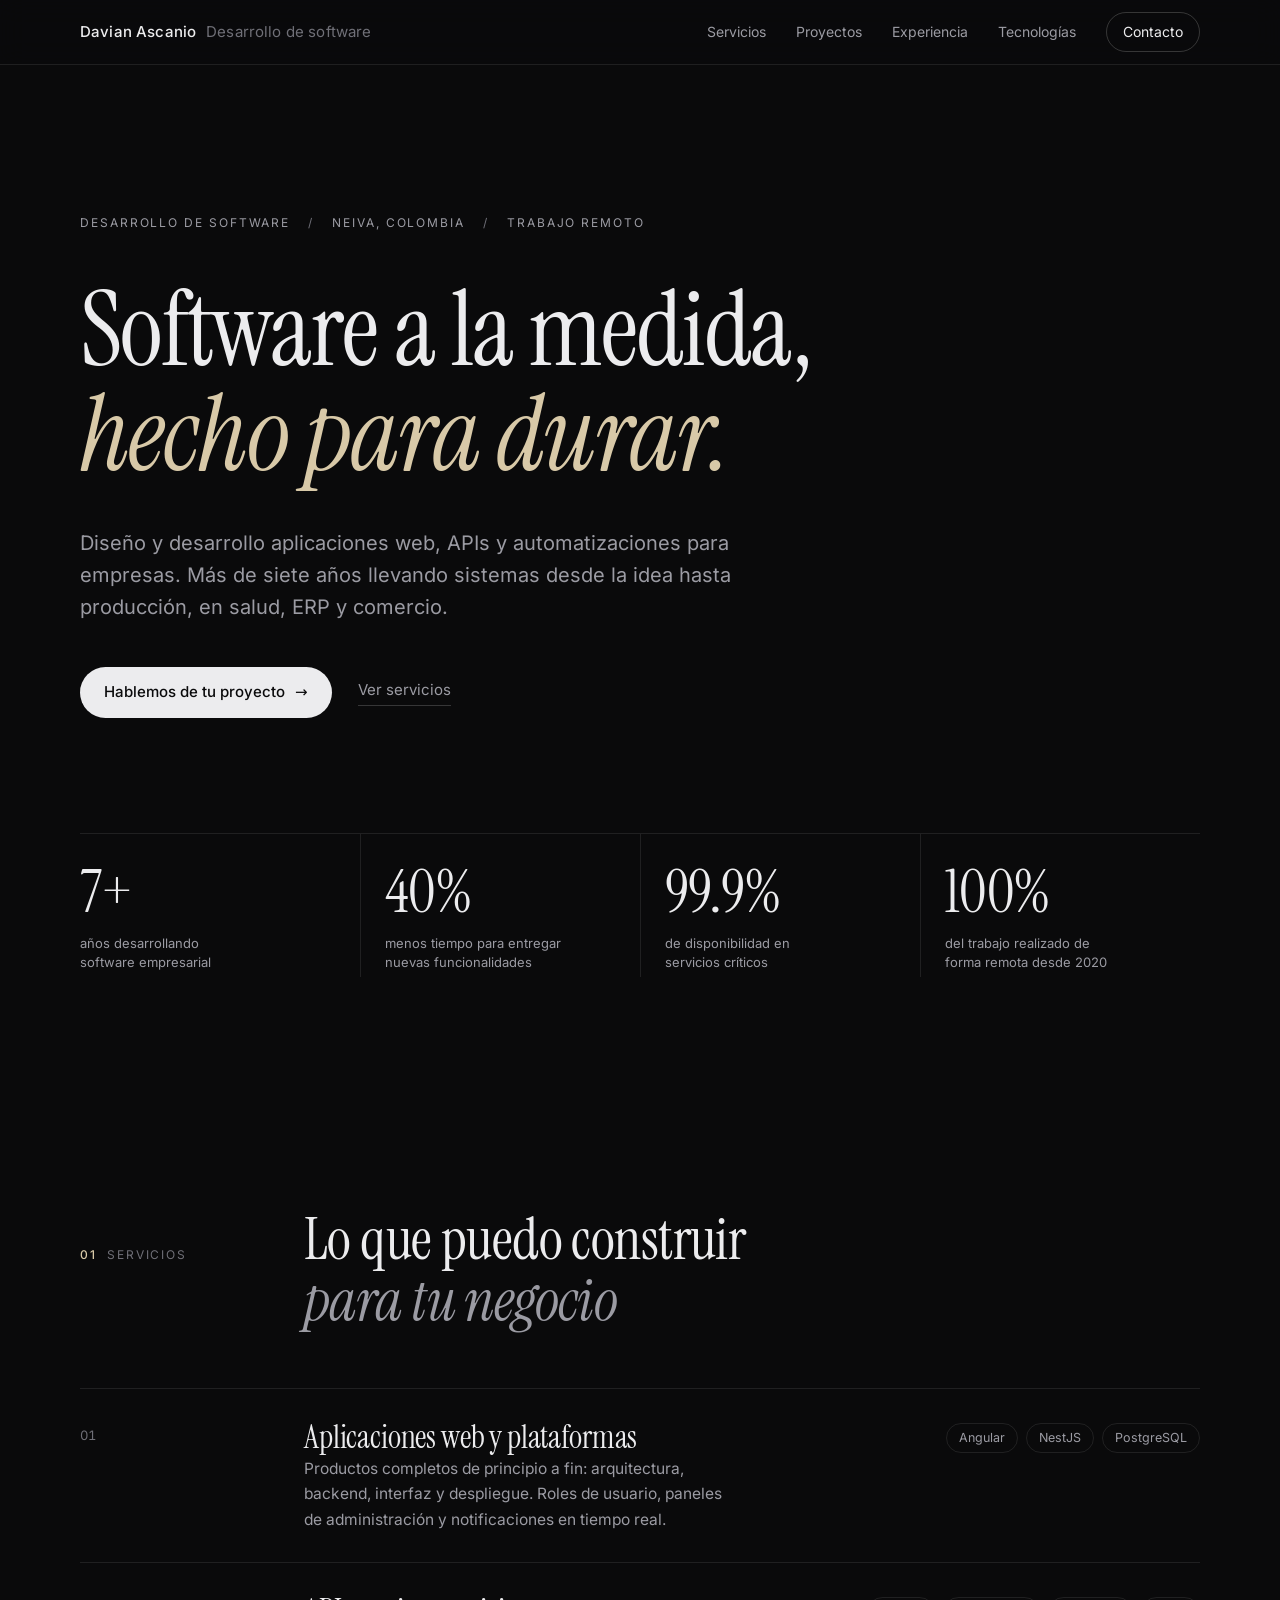
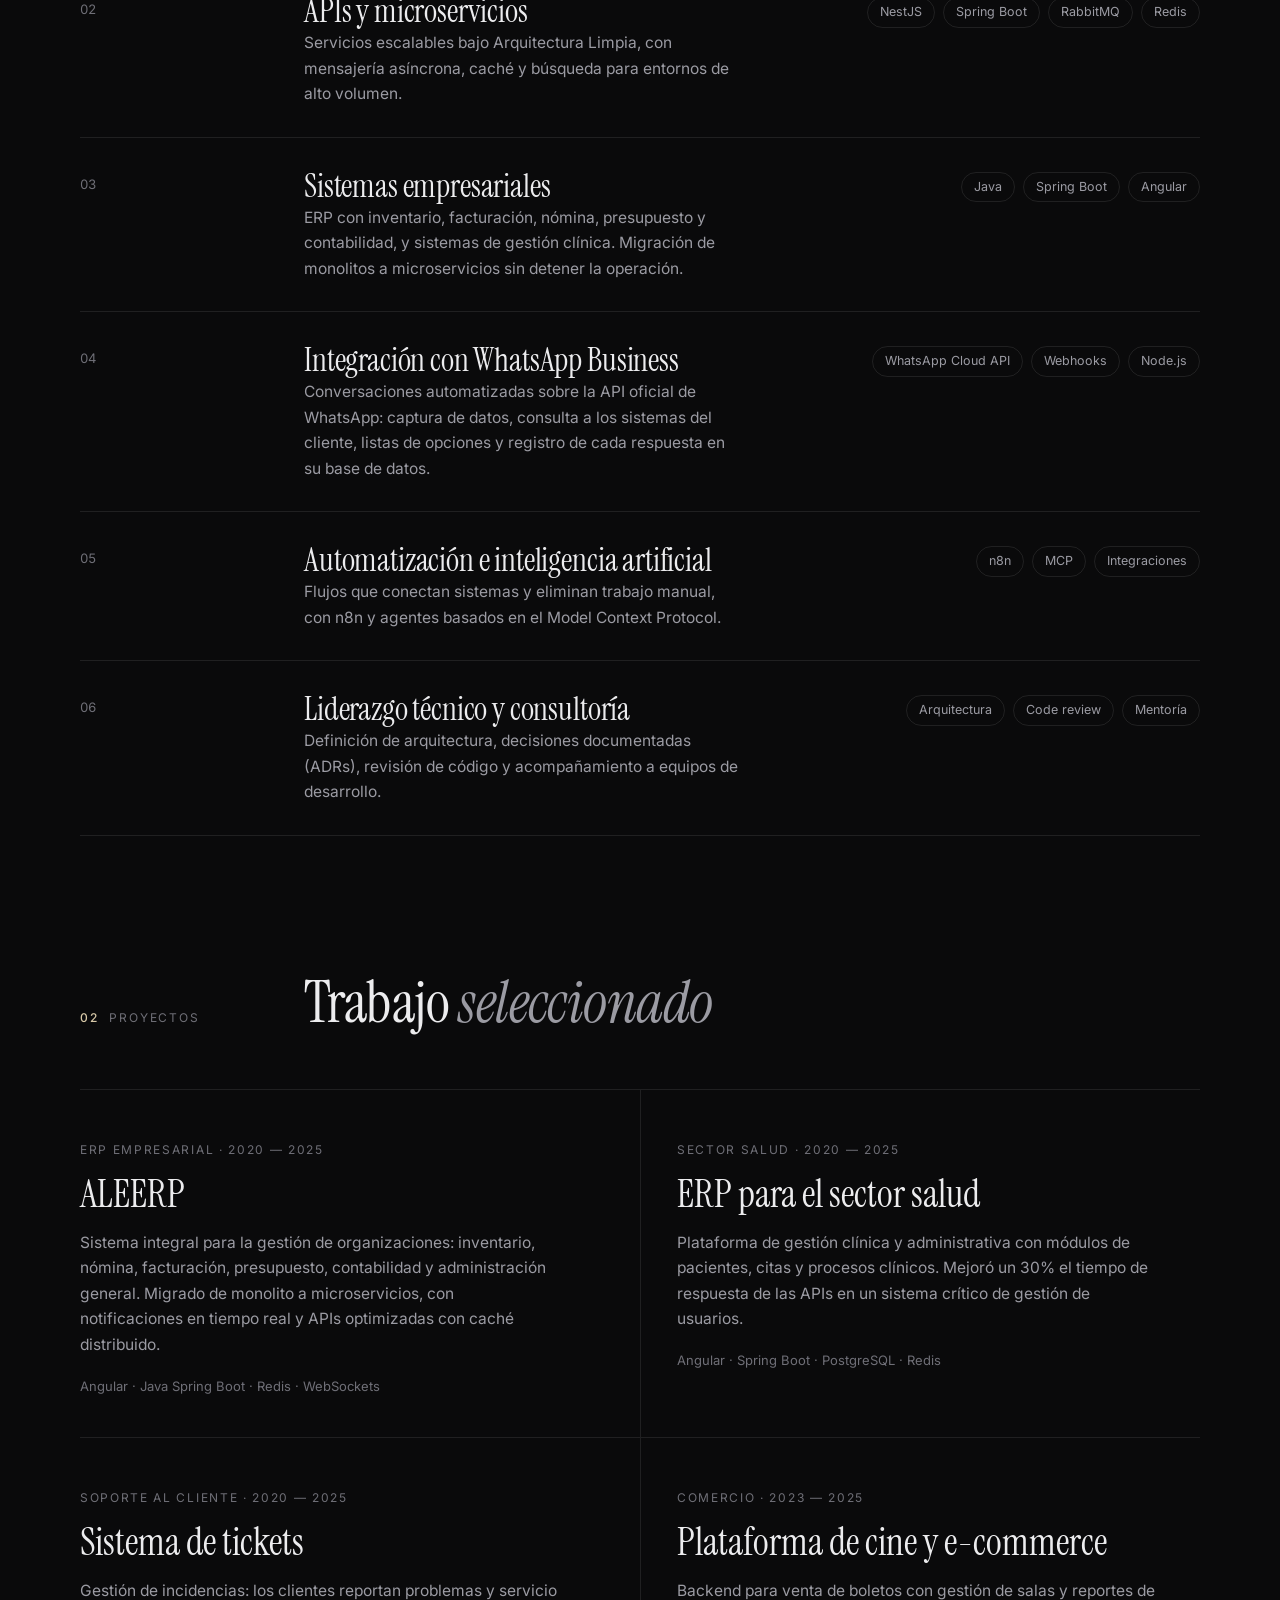
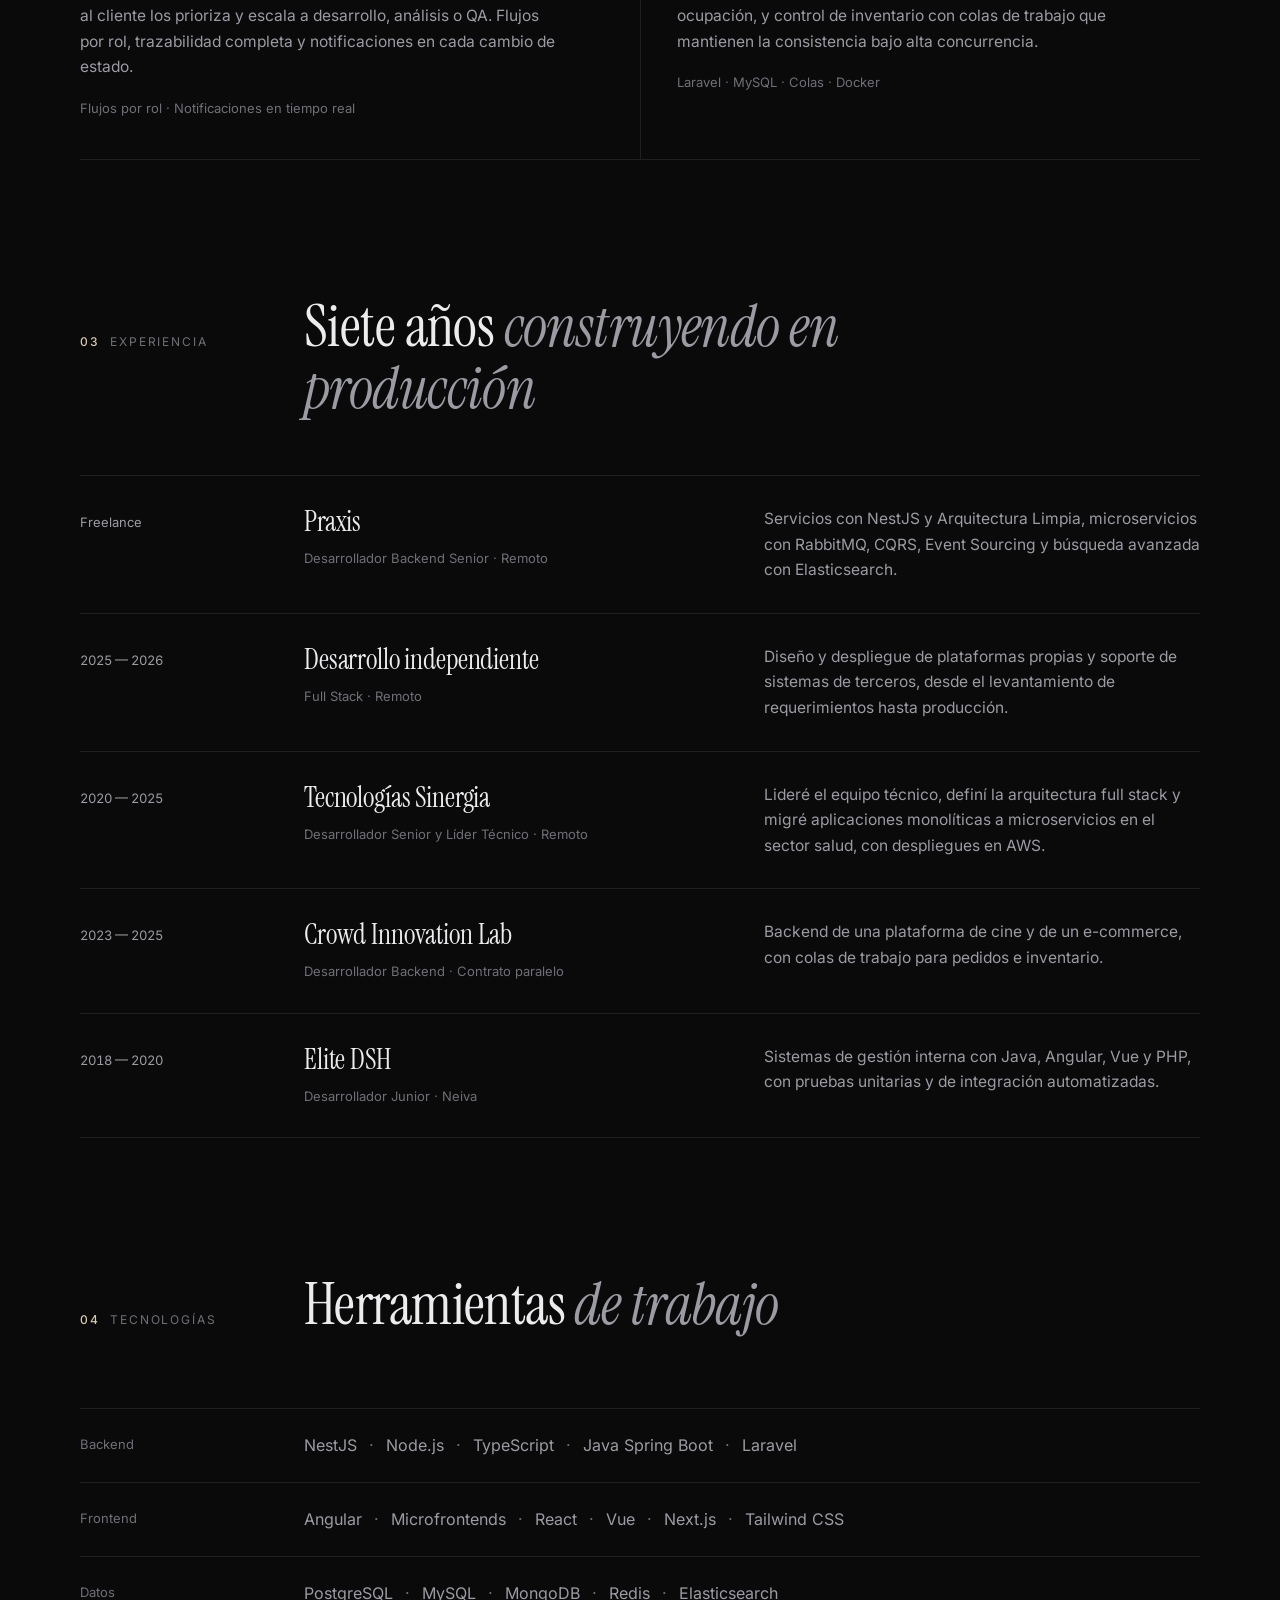
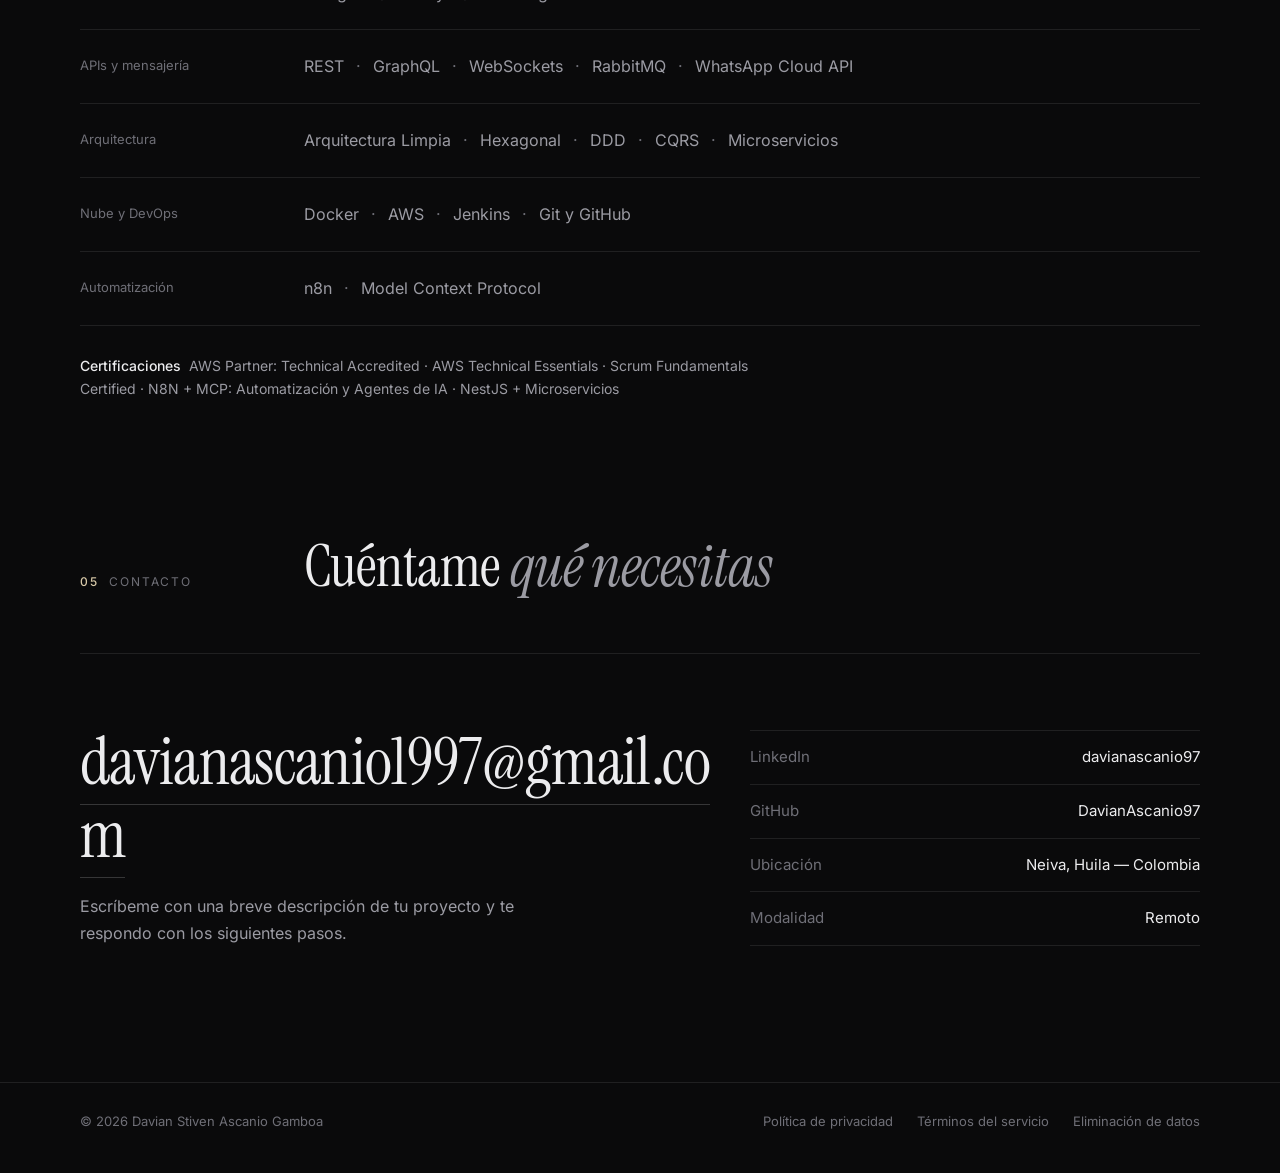
<file: index.html>
<!doctype html>
<html lang="es">
<head>
  <meta charset="utf-8">
  <meta name="viewport" content="width=device-width, initial-scale=1">
  <title>Davian Ascanio — Desarrollo de software a la medida</title>
  <meta name="description" content="Desarrollo de software a la medida: aplicaciones web, APIs y microservicios, sistemas empresariales, integración con WhatsApp Business y automatización. Neiva, Colombia — trabajo remoto.">
  <meta name="author" content="Davian Stiven Ascanio Gamboa">
  <meta name="theme-color" content="#0a0a0b">
  <link rel="canonical" href="https://davianascanio97.github.io/">
  <link rel="icon" href="assets/favicon.svg" type="image/svg+xml">

  <meta property="og:type" content="website">
  <meta property="og:locale" content="es_CO">
  <meta property="og:title" content="Davian Ascanio — Desarrollo de software a la medida">
  <meta property="og:description" content="Aplicaciones web, APIs, sistemas empresariales, WhatsApp Business y automatización. Trabajo remoto desde Colombia.">
  <meta property="og:url" content="https://davianascanio97.github.io/">

  <link rel="preload" href="assets/fonts/instrument-serif-400.woff2" as="font" type="font/woff2" crossorigin>
  <link rel="preload" href="assets/fonts/inter-var.woff2" as="font" type="font/woff2" crossorigin>
  <link rel="stylesheet" href="assets/css/style.css">

  <script type="application/ld+json">
  {
    "@context": "https://schema.org",
    "@type": "ProfessionalService",
    "name": "Davian Ascanio — Desarrollo de software",
    "url": "https://davianascanio97.github.io/",
    "founder": { "@type": "Person", "name": "Davian Stiven Ascanio Gamboa", "sameAs": ["https://github.com/DavianAscanio97", "https://www.linkedin.com/in/davianascanio97"] },
    "email": "davianascanio1997@gmail.com",
    "areaServed": "Worldwide",
    "address": { "@type": "PostalAddress", "addressLocality": "Neiva", "addressRegion": "Huila", "addressCountry": "CO" },
    "knowsAbout": ["Desarrollo de software", "NestJS", "Angular", "Spring Boot", "Microservicios", "WhatsApp Business API", "Automatización"]
  }
  </script>
</head>
<body>
  <a class="skip" href="#contenido">Saltar al contenido</a>

  <header class="site-header">
    <div class="wrap">
      <a class="brand" href="#inicio" aria-label="Davian Ascanio, inicio">Davian Ascanio <span>Desarrollo de software</span></a>
      <nav class="nav" aria-label="Principal">
        <a href="#servicios">Servicios</a>
        <a href="#proyectos">Proyectos</a>
        <a href="#experiencia">Experiencia</a>
        <a href="#stack">Tecnologías</a>
        <a class="nav-cta" href="#contacto">Contacto</a>
      </nav>
    </div>
  </header>

  <main id="contenido">
    <section class="hero" id="inicio">
      <div class="wrap">
        <p class="eyebrow"><span>Desarrollo de software</span><i>/</i><span>Neiva, Colombia</span><i>/</i><span>Trabajo remoto</span></p>
        <h1>Software a la medida,<br><em>hecho para durar.</em></h1>
        <p class="lede">Diseño y desarrollo aplicaciones web, APIs y automatizaciones para empresas. Más de siete años llevando sistemas desde la idea hasta producción, en salud, ERP y comercio.</p>
        <div class="actions">
          <a class="btn" href="#contacto">Hablemos de tu proyecto <span aria-hidden="true">→</span></a>
          <a class="link-quiet" href="#servicios">Ver servicios</a>
        </div>

        <div class="stats" role="list">
          <div class="stat" role="listitem"><b>7+</b><span>años desarrollando software empresarial</span></div>
          <div class="stat" role="listitem"><b>40%</b><span>menos tiempo para entregar nuevas funcionalidades</span></div>
          <div class="stat" role="listitem"><b>99.9%</b><span>de disponibilidad en servicios críticos</span></div>
          <div class="stat" role="listitem"><b>100%</b><span>del trabajo realizado de forma remota desde 2020</span></div>
        </div>
      </div>
    </section>

    <section class="section" id="servicios" aria-labelledby="t-servicios">
      <div class="wrap">
        <div class="section-head">
          <p class="section-label"><b>01</b>Servicios</p>
          <h2 id="t-servicios">Lo que puedo construir <em>para tu negocio</em></h2>
        </div>
        <ul class="rows">
          <li class="row">
            <span class="row-key">01</span>
            <div>
              <h3>Aplicaciones web y plataformas</h3>
              <p class="row-desc">Productos completos de principio a fin: arquitectura, backend, interfaz y despliegue. Roles de usuario, paneles de administración y notificaciones en tiempo real.</p>
            </div>
            <ul class="tags"><li>Angular</li><li>NestJS</li><li>PostgreSQL</li></ul>
          </li>
          <li class="row">
            <span class="row-key">02</span>
            <div>
              <h3>APIs y microservicios</h3>
              <p class="row-desc">Servicios escalables bajo Arquitectura Limpia, con mensajería asíncrona, caché y búsqueda para entornos de alto volumen.</p>
            </div>
            <ul class="tags"><li>NestJS</li><li>Spring Boot</li><li>RabbitMQ</li><li>Redis</li></ul>
          </li>
          <li class="row">
            <span class="row-key">03</span>
            <div>
              <h3>Sistemas empresariales</h3>
              <p class="row-desc">ERP con inventario, facturación, nómina, presupuesto y contabilidad, y sistemas de gestión clínica. Migración de monolitos a microservicios sin detener la operación.</p>
            </div>
            <ul class="tags"><li>Java</li><li>Spring Boot</li><li>Angular</li></ul>
          </li>
          <li class="row">
            <span class="row-key">04</span>
            <div>
              <h3>Integración con WhatsApp Business</h3>
              <p class="row-desc">Conversaciones automatizadas sobre la API oficial de WhatsApp: captura de datos, consulta a los sistemas del cliente, listas de opciones y registro de cada respuesta en su base de datos.</p>
            </div>
            <ul class="tags"><li>WhatsApp Cloud API</li><li>Webhooks</li><li>Node.js</li></ul>
          </li>
          <li class="row">
            <span class="row-key">05</span>
            <div>
              <h3>Automatización e inteligencia artificial</h3>
              <p class="row-desc">Flujos que conectan sistemas y eliminan trabajo manual, con n8n y agentes basados en el Model Context Protocol.</p>
            </div>
            <ul class="tags"><li>n8n</li><li>MCP</li><li>Integraciones</li></ul>
          </li>
          <li class="row">
            <span class="row-key">06</span>
            <div>
              <h3>Liderazgo técnico y consultoría</h3>
              <p class="row-desc">Definición de arquitectura, decisiones documentadas (ADRs), revisión de código y acompañamiento a equipos de desarrollo.</p>
            </div>
            <ul class="tags"><li>Arquitectura</li><li>Code review</li><li>Mentoría</li></ul>
          </li>
        </ul>
      </div>
    </section>

    <section class="section" id="proyectos" aria-labelledby="t-proyectos">
      <div class="wrap">
        <div class="section-head">
          <p class="section-label"><b>02</b>Proyectos</p>
          <h2 id="t-proyectos">Trabajo <em>seleccionado</em></h2>
        </div>
        <div class="projects">
          <article class="project">
            <p class="kind">ERP empresarial · 2020 — 2025</p>
            <h3>ALEERP</h3>
            <p>Sistema integral para la gestión de organizaciones: inventario, nómina, facturación, presupuesto, contabilidad y administración general. Migrado de monolito a microservicios, con notificaciones en tiempo real y APIs optimizadas con caché distribuido.</p>
            <p class="stack">Angular · Java Spring Boot · Redis · WebSockets</p>
          </article>
          <article class="project">
            <p class="kind">Sector salud · 2020 — 2025</p>
            <h3>ERP para el sector salud</h3>
            <p>Plataforma de gestión clínica y administrativa con módulos de pacientes, citas y procesos clínicos. Mejoró un 30% el tiempo de respuesta de las APIs en un sistema crítico de gestión de usuarios.</p>
            <p class="stack">Angular · Spring Boot · PostgreSQL · Redis</p>
          </article>
          <article class="project">
            <p class="kind">Soporte al cliente · 2020 — 2025</p>
            <h3>Sistema de tickets</h3>
            <p>Gestión de incidencias: los clientes reportan problemas y servicio al cliente los prioriza y escala a desarrollo, análisis o QA. Flujos por rol, trazabilidad completa y notificaciones en cada cambio de estado.</p>
            <p class="stack">Flujos por rol · Notificaciones en tiempo real</p>
          </article>
          <article class="project">
            <p class="kind">Comercio · 2023 — 2025</p>
            <h3>Plataforma de cine y e-commerce</h3>
            <p>Backend para venta de boletos con gestión de salas y reportes de ocupación, y control de inventario con colas de trabajo que mantienen la consistencia bajo alta concurrencia.</p>
            <p class="stack">Laravel · MySQL · Colas · Docker</p>
          </article>
        </div>
      </div>
    </section>

    <section class="section exp" id="experiencia" aria-labelledby="t-exp">
      <div class="wrap">
        <div class="section-head">
          <p class="section-label"><b>03</b>Experiencia</p>
          <h2 id="t-exp">Siete años <em>construyendo en producción</em></h2>
        </div>
        <ul class="rows">
          <li class="row">
            <span class="row-key">Freelance</span>
            <div>
              <h3>Praxis</h3>
              <p class="row-meta">Desarrollador Backend Senior · Remoto</p>
            </div>
            <p class="row-desc">Servicios con NestJS y Arquitectura Limpia, microservicios con RabbitMQ, CQRS, Event Sourcing y búsqueda avanzada con Elasticsearch.</p>
          </li>
          <li class="row">
            <span class="row-key">2025 — 2026</span>
            <div>
              <h3>Desarrollo independiente</h3>
              <p class="row-meta">Full Stack · Remoto</p>
            </div>
            <p class="row-desc">Diseño y despliegue de plataformas propias y soporte de sistemas de terceros, desde el levantamiento de requerimientos hasta producción.</p>
          </li>
          <li class="row">
            <span class="row-key">2020 — 2025</span>
            <div>
              <h3>Tecnologías Sinergia</h3>
              <p class="row-meta">Desarrollador Senior y Líder Técnico · Remoto</p>
            </div>
            <p class="row-desc">Lideré el equipo técnico, definí la arquitectura full stack y migré aplicaciones monolíticas a microservicios en el sector salud, con despliegues en AWS.</p>
          </li>
          <li class="row">
            <span class="row-key">2023 — 2025</span>
            <div>
              <h3>Crowd Innovation Lab</h3>
              <p class="row-meta">Desarrollador Backend · Contrato paralelo</p>
            </div>
            <p class="row-desc">Backend de una plataforma de cine y de un e-commerce, con colas de trabajo para pedidos e inventario.</p>
          </li>
          <li class="row">
            <span class="row-key">2018 — 2020</span>
            <div>
              <h3>Elite DSH</h3>
              <p class="row-meta">Desarrollador Junior · Neiva</p>
            </div>
            <p class="row-desc">Sistemas de gestión interna con Java, Angular, Vue y PHP, con pruebas unitarias y de integración automatizadas.</p>
          </li>
        </ul>
      </div>
    </section>

    <section class="section" id="stack" aria-labelledby="t-stack">
      <div class="wrap">
        <div class="section-head">
          <p class="section-label"><b>04</b>Tecnologías</p>
          <h2 id="t-stack">Herramientas <em>de trabajo</em></h2>
        </div>
        <dl class="stack-grid">
          <div class="stack-row"><dt>Backend</dt><dd><span>NestJS</span><span>Node.js</span><span>TypeScript</span><span>Java Spring Boot</span><span>Laravel</span></dd></div>
          <div class="stack-row"><dt>Frontend</dt><dd><span>Angular</span><span>Microfrontends</span><span>React</span><span>Vue</span><span>Next.js</span><span>Tailwind CSS</span></dd></div>
          <div class="stack-row"><dt>Datos</dt><dd><span>PostgreSQL</span><span>MySQL</span><span>MongoDB</span><span>Redis</span><span>Elasticsearch</span></dd></div>
          <div class="stack-row"><dt>APIs y mensajería</dt><dd><span>REST</span><span>GraphQL</span><span>WebSockets</span><span>RabbitMQ</span><span>WhatsApp Cloud API</span></dd></div>
          <div class="stack-row"><dt>Arquitectura</dt><dd><span>Arquitectura Limpia</span><span>Hexagonal</span><span>DDD</span><span>CQRS</span><span>Microservicios</span></dd></div>
          <div class="stack-row"><dt>Nube y DevOps</dt><dd><span>Docker</span><span>AWS</span><span>Jenkins</span><span>Git y GitHub</span></dd></div>
          <div class="stack-row"><dt>Automatización</dt><dd><span>n8n</span><span>Model Context Protocol</span></dd></div>
        </dl>
        <p class="certs"><b>Certificaciones</b>AWS Partner: Technical Accredited · AWS Technical Essentials · Scrum Fundamentals Certified · N8N + MCP: Automatización y Agentes de IA · NestJS + Microservicios</p>
      </div>
    </section>

    <section class="section" id="contacto" aria-labelledby="t-contacto">
      <div class="wrap">
        <div class="section-head">
          <p class="section-label"><b>05</b>Contacto</p>
          <h2 id="t-contacto">Cuéntame <em>qué necesitas</em></h2>
        </div>
        <div class="contact">
          <div>
            <p class="contact-mail"><a href="mailto:davianascanio1997@gmail.com">davianascanio1997@gmail.com</a></p>
            <p class="contact-note">Escríbeme con una breve descripción de tu proyecto y te respondo con los siguientes pasos.</p>
          </div>
          <ul class="contact-list">
            <li><span>LinkedIn</span><a href="https://www.linkedin.com/in/davianascanio97" rel="noopener" target="_blank">davianascanio97</a></li>
            <li><span>GitHub</span><a href="https://github.com/DavianAscanio97" rel="noopener" target="_blank">DavianAscanio97</a></li>
            <li><span>Ubicación</span><em style="font-style:normal">Neiva, Huila — Colombia</em></li>
            <li><span>Modalidad</span><em style="font-style:normal">Remoto</em></li>
          </ul>
        </div>
      </div>
    </section>
  </main>

  <footer class="site-footer">
    <div class="wrap">
      <p>© 2026 Davian Stiven Ascanio Gamboa</p>
      <nav aria-label="Legal">
        <a href="privacidad/">Política de privacidad</a>
        <a href="terminos/">Términos del servicio</a>
        <a href="eliminar-datos/">Eliminación de datos</a>
      </nav>
    </div>
  </footer>
</body>
</html>
</file>
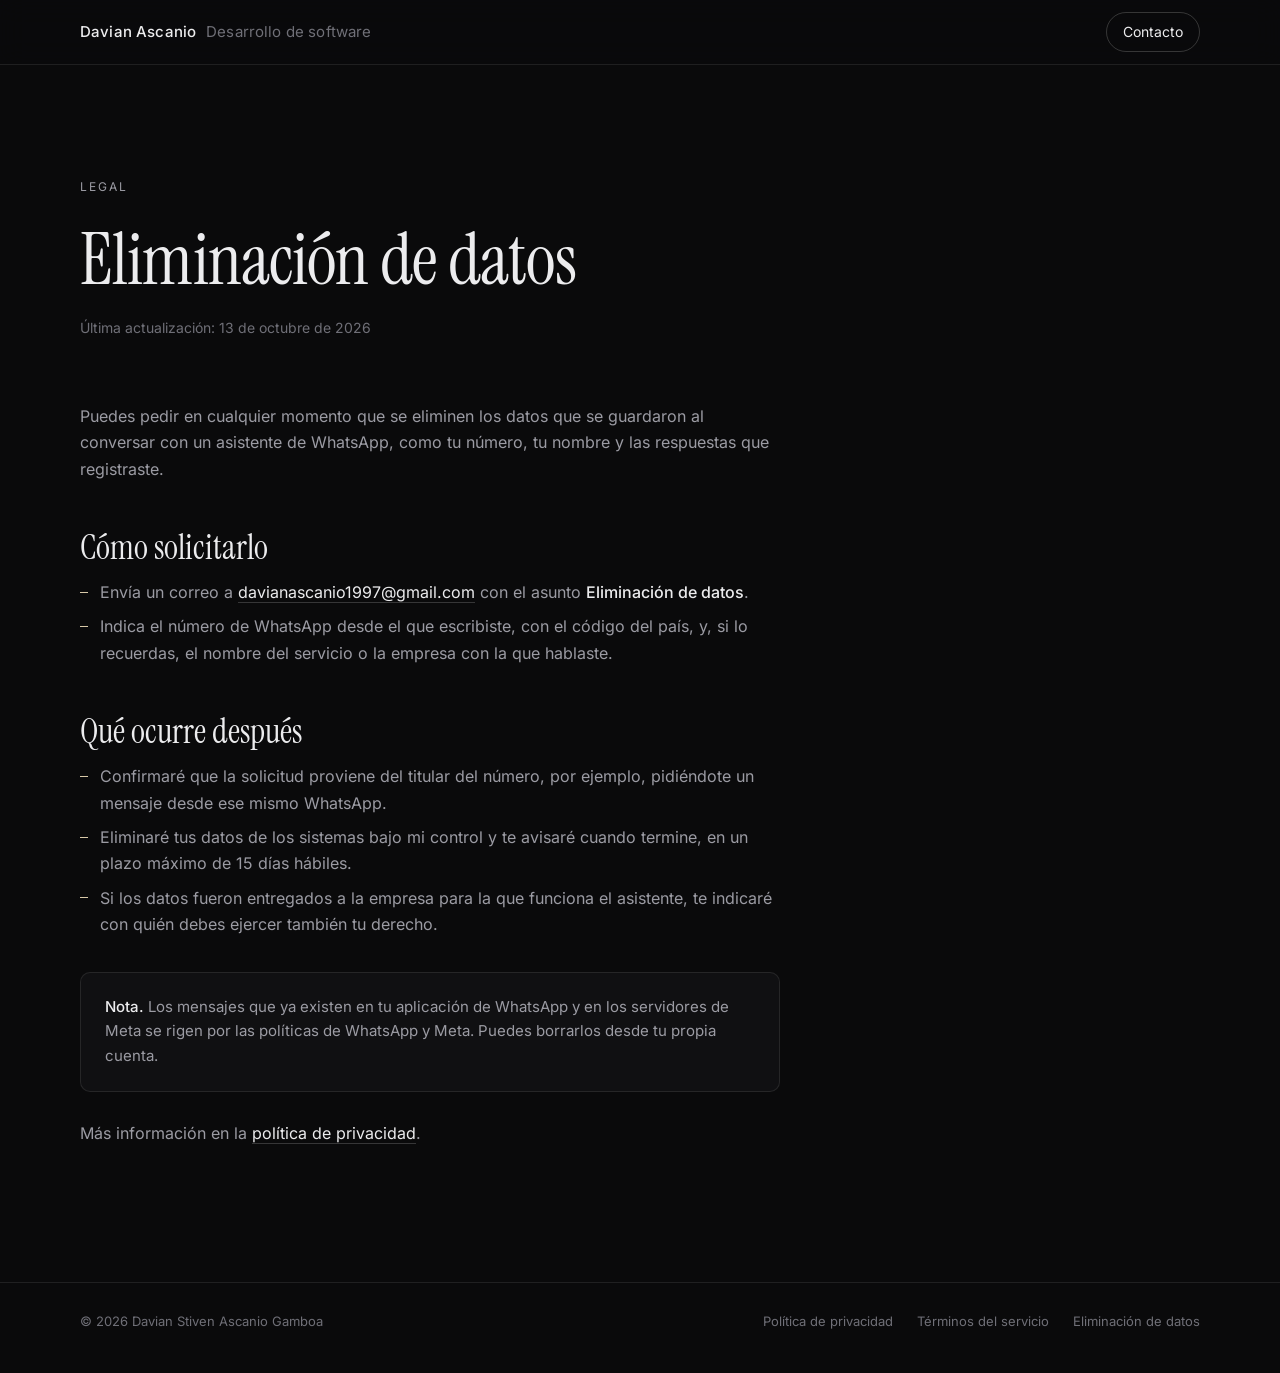
<file: eliminar-datos/index.html>
<!doctype html>
<html lang="es">
<head>
  <meta charset="utf-8">
  <meta name="viewport" content="width=device-width, initial-scale=1">
  <title>Eliminación de datos — Davian Ascanio</title>
  <meta name="description" content="Cómo solicitar la eliminación de tus datos personales de las conversaciones con los asistentes de WhatsApp.">
  <meta name="theme-color" content="#0a0a0b">
  <link rel="canonical" href="https://davianascanio97.github.io/eliminar-datos/">
  <link rel="icon" href="../assets/favicon.svg" type="image/svg+xml">
  <link rel="preload" href="../assets/fonts/instrument-serif-400.woff2" as="font" type="font/woff2" crossorigin>
  <link rel="preload" href="../assets/fonts/inter-var.woff2" as="font" type="font/woff2" crossorigin>
  <link rel="stylesheet" href="../assets/css/style.css">
</head>
<body>
  <a class="skip" href="#contenido">Saltar al contenido</a>
  <header class="site-header">
    <div class="wrap">
      <a class="brand" href="../" aria-label="Davian Ascanio, inicio">Davian Ascanio <span>Desarrollo de software</span></a>
      <nav class="nav" aria-label="Principal"><a class="nav-cta" href="../#contacto">Contacto</a></nav>
    </div>
  </header>

  <main id="contenido" class="doc">
    <div class="wrap">
      <p class="eyebrow"><span>Legal</span></p>
      <h1>Eliminación de datos</h1>
      <p class="updated">Última actualización: 13 de octubre de 2026</p>

      <div class="prose">
        <p>Puedes pedir en cualquier momento que se eliminen los datos que se guardaron al conversar con un asistente de WhatsApp, como tu número, tu nombre y las respuestas que registraste.</p>

        <h2>Cómo solicitarlo</h2>
        <ul>
          <li>Envía un correo a <a href="mailto:davianascanio1997@gmail.com?subject=Eliminaci%C3%B3n%20de%20datos">davianascanio1997@gmail.com</a> con el asunto <strong>Eliminación de datos</strong>.</li>
          <li>Indica el número de WhatsApp desde el que escribiste, con el código del país, y, si lo recuerdas, el nombre del servicio o la empresa con la que hablaste.</li>
        </ul>

        <h2>Qué ocurre después</h2>
        <ul>
          <li>Confirmaré que la solicitud proviene del titular del número, por ejemplo, pidiéndote un mensaje desde ese mismo WhatsApp.</li>
          <li>Eliminaré tus datos de los sistemas bajo mi control y te avisaré cuando termine, en un plazo máximo de 15 días hábiles.</li>
          <li>Si los datos fueron entregados a la empresa para la que funciona el asistente, te indicaré con quién debes ejercer también tu derecho.</li>
        </ul>

        <div class="callout"><strong>Nota.</strong> Los mensajes que ya existen en tu aplicación de WhatsApp y en los servidores de Meta se rigen por las políticas de WhatsApp y Meta. Puedes borrarlos desde tu propia cuenta.</div>

        <p style="margin-top:28px">Más información en la <a href="../privacidad/">política de privacidad</a>.</p>
      </div>
    </div>
  </main>

  <footer class="site-footer">
    <div class="wrap">
      <p>© 2026 Davian Stiven Ascanio Gamboa</p>
      <nav aria-label="Legal"><a href="../privacidad/">Política de privacidad</a><a href="../terminos/">Términos del servicio</a><a href="./">Eliminación de datos</a></nav>
    </div>
  </footer>
</body>
</html>
</file>
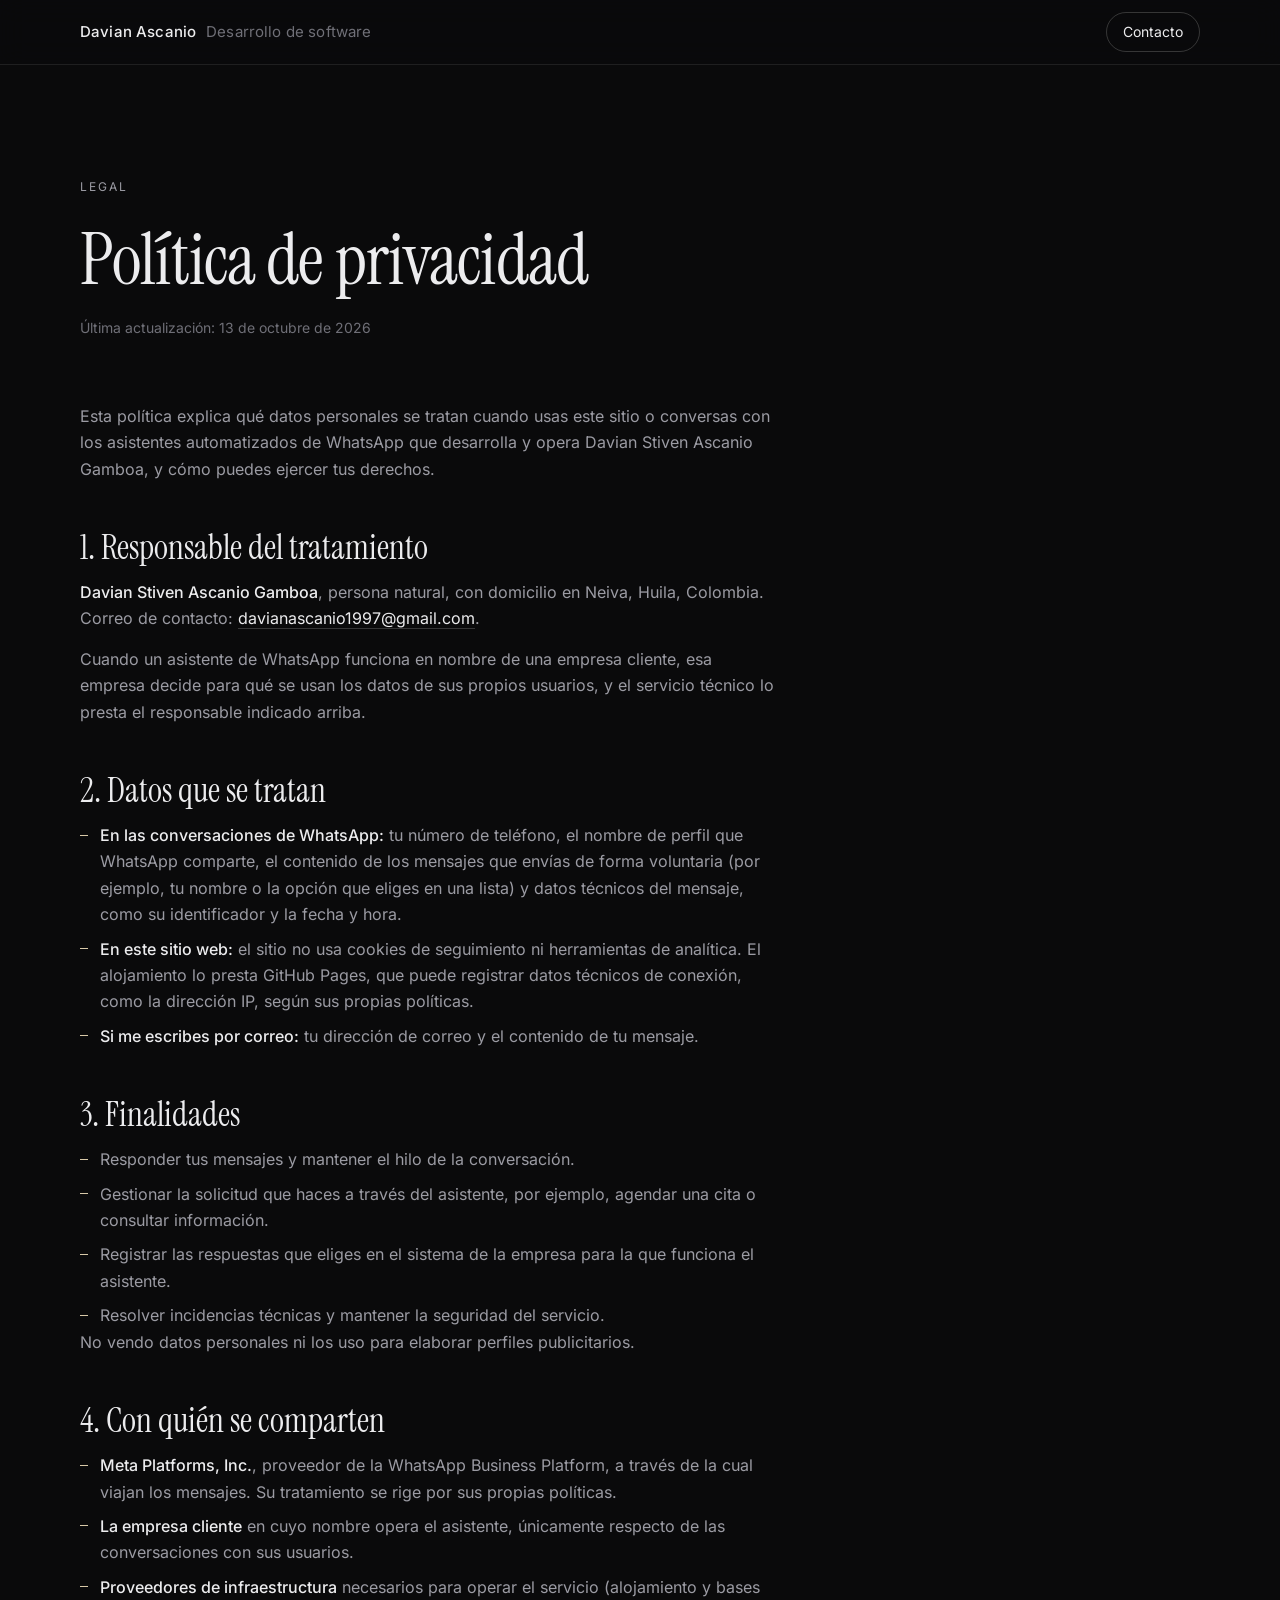
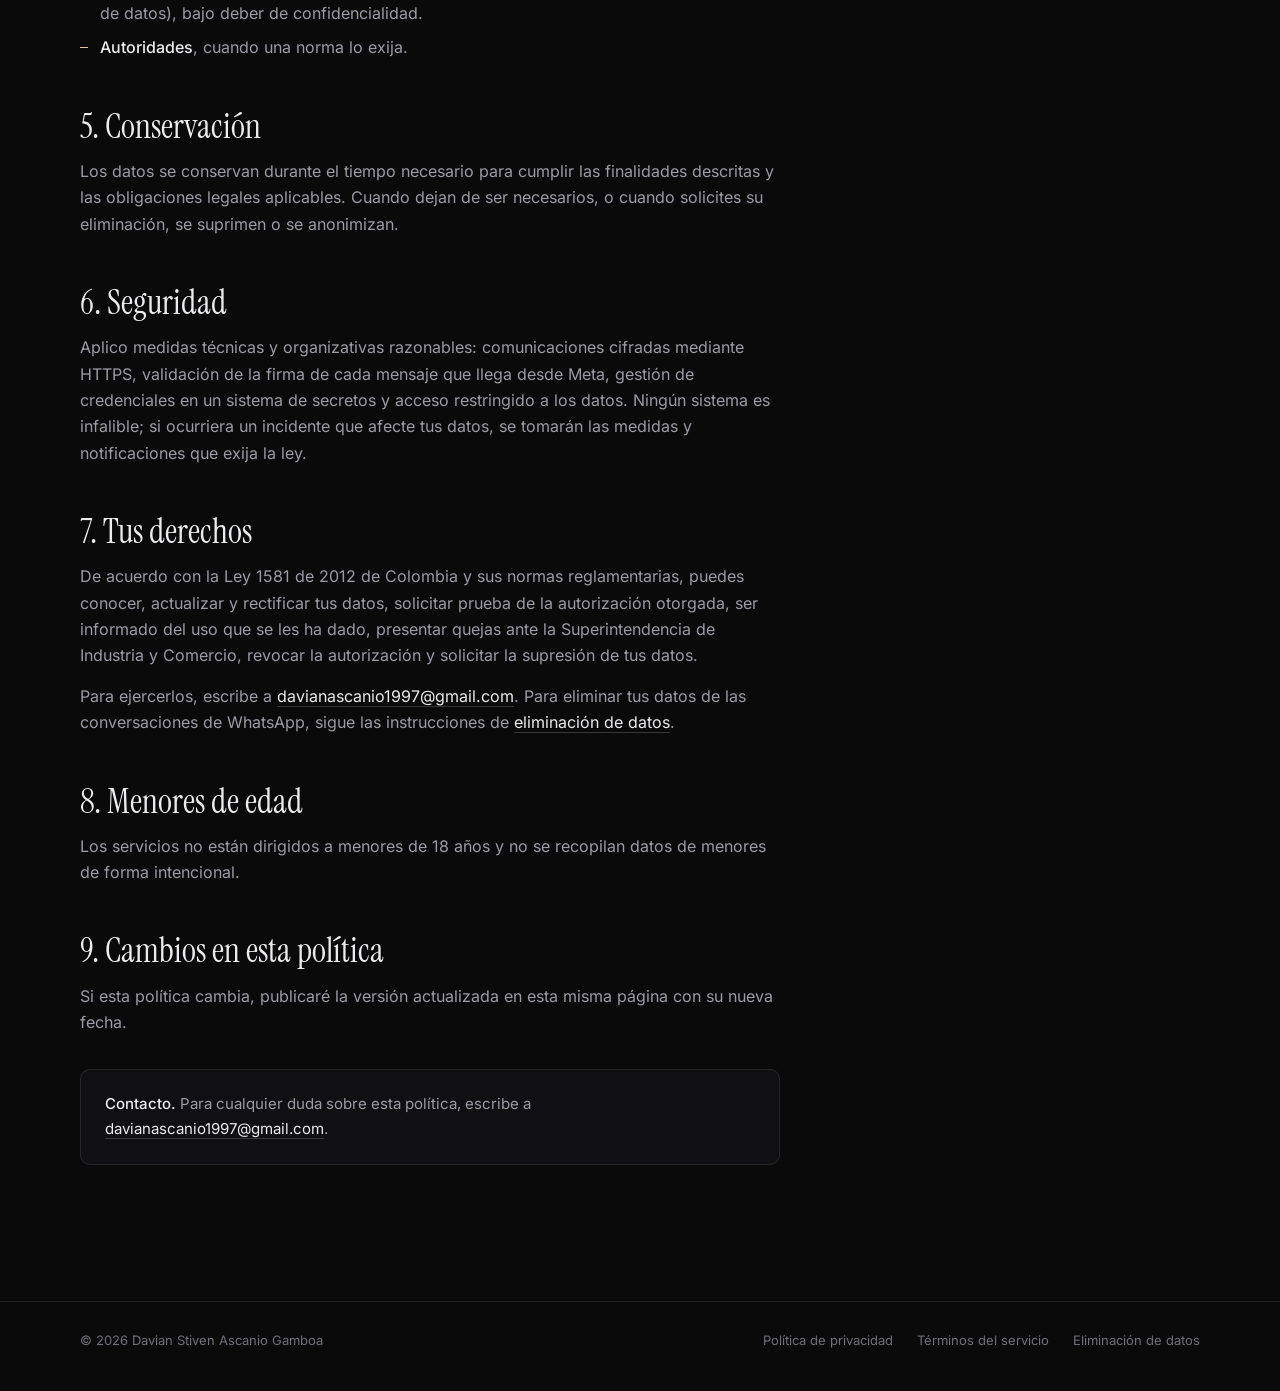
<file: privacidad/index.html>
<!doctype html>
<html lang="es">
<head>
  <meta charset="utf-8">
  <meta name="viewport" content="width=device-width, initial-scale=1">
  <title>Política de privacidad — Davian Ascanio</title>
  <meta name="description" content="Cómo se recopilan, usan y protegen los datos personales en los servicios de Davian Ascanio, incluidos los asistentes de WhatsApp.">
  <meta name="theme-color" content="#0a0a0b">
  <link rel="canonical" href="https://davianascanio97.github.io/privacidad/">
  <link rel="icon" href="../assets/favicon.svg" type="image/svg+xml">
  <link rel="preload" href="../assets/fonts/instrument-serif-400.woff2" as="font" type="font/woff2" crossorigin>
  <link rel="preload" href="../assets/fonts/inter-var.woff2" as="font" type="font/woff2" crossorigin>
  <link rel="stylesheet" href="../assets/css/style.css">
</head>
<body>
  <a class="skip" href="#contenido">Saltar al contenido</a>
  <header class="site-header">
    <div class="wrap">
      <a class="brand" href="../" aria-label="Davian Ascanio, inicio">Davian Ascanio <span>Desarrollo de software</span></a>
      <nav class="nav" aria-label="Principal"><a class="nav-cta" href="../#contacto">Contacto</a></nav>
    </div>
  </header>

  <main id="contenido" class="doc">
    <div class="wrap">
      <p class="eyebrow"><span>Legal</span></p>
      <h1>Política de privacidad</h1>
      <p class="updated">Última actualización: 13 de octubre de 2026</p>

      <div class="prose">
        <p>Esta política explica qué datos personales se tratan cuando usas este sitio o conversas con los asistentes automatizados de WhatsApp que desarrolla y opera Davian Stiven Ascanio Gamboa, y cómo puedes ejercer tus derechos.</p>

        <h2>1. Responsable del tratamiento</h2>
        <p><strong>Davian Stiven Ascanio Gamboa</strong>, persona natural, con domicilio en Neiva, Huila, Colombia. Correo de contacto: <a href="mailto:davianascanio1997@gmail.com">davianascanio1997@gmail.com</a>.</p>
        <p>Cuando un asistente de WhatsApp funciona en nombre de una empresa cliente, esa empresa decide para qué se usan los datos de sus propios usuarios, y el servicio técnico lo presta el responsable indicado arriba.</p>

        <h2>2. Datos que se tratan</h2>
        <ul>
          <li><strong>En las conversaciones de WhatsApp:</strong> tu número de teléfono, el nombre de perfil que WhatsApp comparte, el contenido de los mensajes que envías de forma voluntaria (por ejemplo, tu nombre o la opción que eliges en una lista) y datos técnicos del mensaje, como su identificador y la fecha y hora.</li>
          <li><strong>En este sitio web:</strong> el sitio no usa cookies de seguimiento ni herramientas de analítica. El alojamiento lo presta GitHub Pages, que puede registrar datos técnicos de conexión, como la dirección IP, según sus propias políticas.</li>
          <li><strong>Si me escribes por correo:</strong> tu dirección de correo y el contenido de tu mensaje.</li>
        </ul>

        <h2>3. Finalidades</h2>
        <ul>
          <li>Responder tus mensajes y mantener el hilo de la conversación.</li>
          <li>Gestionar la solicitud que haces a través del asistente, por ejemplo, agendar una cita o consultar información.</li>
          <li>Registrar las respuestas que eliges en el sistema de la empresa para la que funciona el asistente.</li>
          <li>Resolver incidencias técnicas y mantener la seguridad del servicio.</li>
        </ul>
        <p>No vendo datos personales ni los uso para elaborar perfiles publicitarios.</p>

        <h2>4. Con quién se comparten</h2>
        <ul>
          <li><strong>Meta Platforms, Inc.</strong>, proveedor de la WhatsApp Business Platform, a través de la cual viajan los mensajes. Su tratamiento se rige por sus propias políticas.</li>
          <li><strong>La empresa cliente</strong> en cuyo nombre opera el asistente, únicamente respecto de las conversaciones con sus usuarios.</li>
          <li><strong>Proveedores de infraestructura</strong> necesarios para operar el servicio (alojamiento y bases de datos), bajo deber de confidencialidad.</li>
          <li><strong>Autoridades</strong>, cuando una norma lo exija.</li>
        </ul>

        <h2>5. Conservación</h2>
        <p>Los datos se conservan durante el tiempo necesario para cumplir las finalidades descritas y las obligaciones legales aplicables. Cuando dejan de ser necesarios, o cuando solicites su eliminación, se suprimen o se anonimizan.</p>

        <h2>6. Seguridad</h2>
        <p>Aplico medidas técnicas y organizativas razonables: comunicaciones cifradas mediante HTTPS, validación de la firma de cada mensaje que llega desde Meta, gestión de credenciales en un sistema de secretos y acceso restringido a los datos. Ningún sistema es infalible; si ocurriera un incidente que afecte tus datos, se tomarán las medidas y notificaciones que exija la ley.</p>

        <h2>7. Tus derechos</h2>
        <p>De acuerdo con la Ley 1581 de 2012 de Colombia y sus normas reglamentarias, puedes conocer, actualizar y rectificar tus datos, solicitar prueba de la autorización otorgada, ser informado del uso que se les ha dado, presentar quejas ante la Superintendencia de Industria y Comercio, revocar la autorización y solicitar la supresión de tus datos.</p>
        <p>Para ejercerlos, escribe a <a href="mailto:davianascanio1997@gmail.com">davianascanio1997@gmail.com</a>. Para eliminar tus datos de las conversaciones de WhatsApp, sigue las instrucciones de <a href="../eliminar-datos/">eliminación de datos</a>.</p>

        <h2>8. Menores de edad</h2>
        <p>Los servicios no están dirigidos a menores de 18 años y no se recopilan datos de menores de forma intencional.</p>

        <h2>9. Cambios en esta política</h2>
        <p>Si esta política cambia, publicaré la versión actualizada en esta misma página con su nueva fecha.</p>

        <div class="callout"><strong>Contacto.</strong> Para cualquier duda sobre esta política, escribe a <a href="mailto:davianascanio1997@gmail.com">davianascanio1997@gmail.com</a>.</div>
      </div>
    </div>
  </main>

  <footer class="site-footer">
    <div class="wrap">
      <p>© 2026 Davian Stiven Ascanio Gamboa</p>
      <nav aria-label="Legal"><a href="./">Política de privacidad</a><a href="../terminos/">Términos del servicio</a><a href="../eliminar-datos/">Eliminación de datos</a></nav>
    </div>
  </footer>
</body>
</html>
</file>
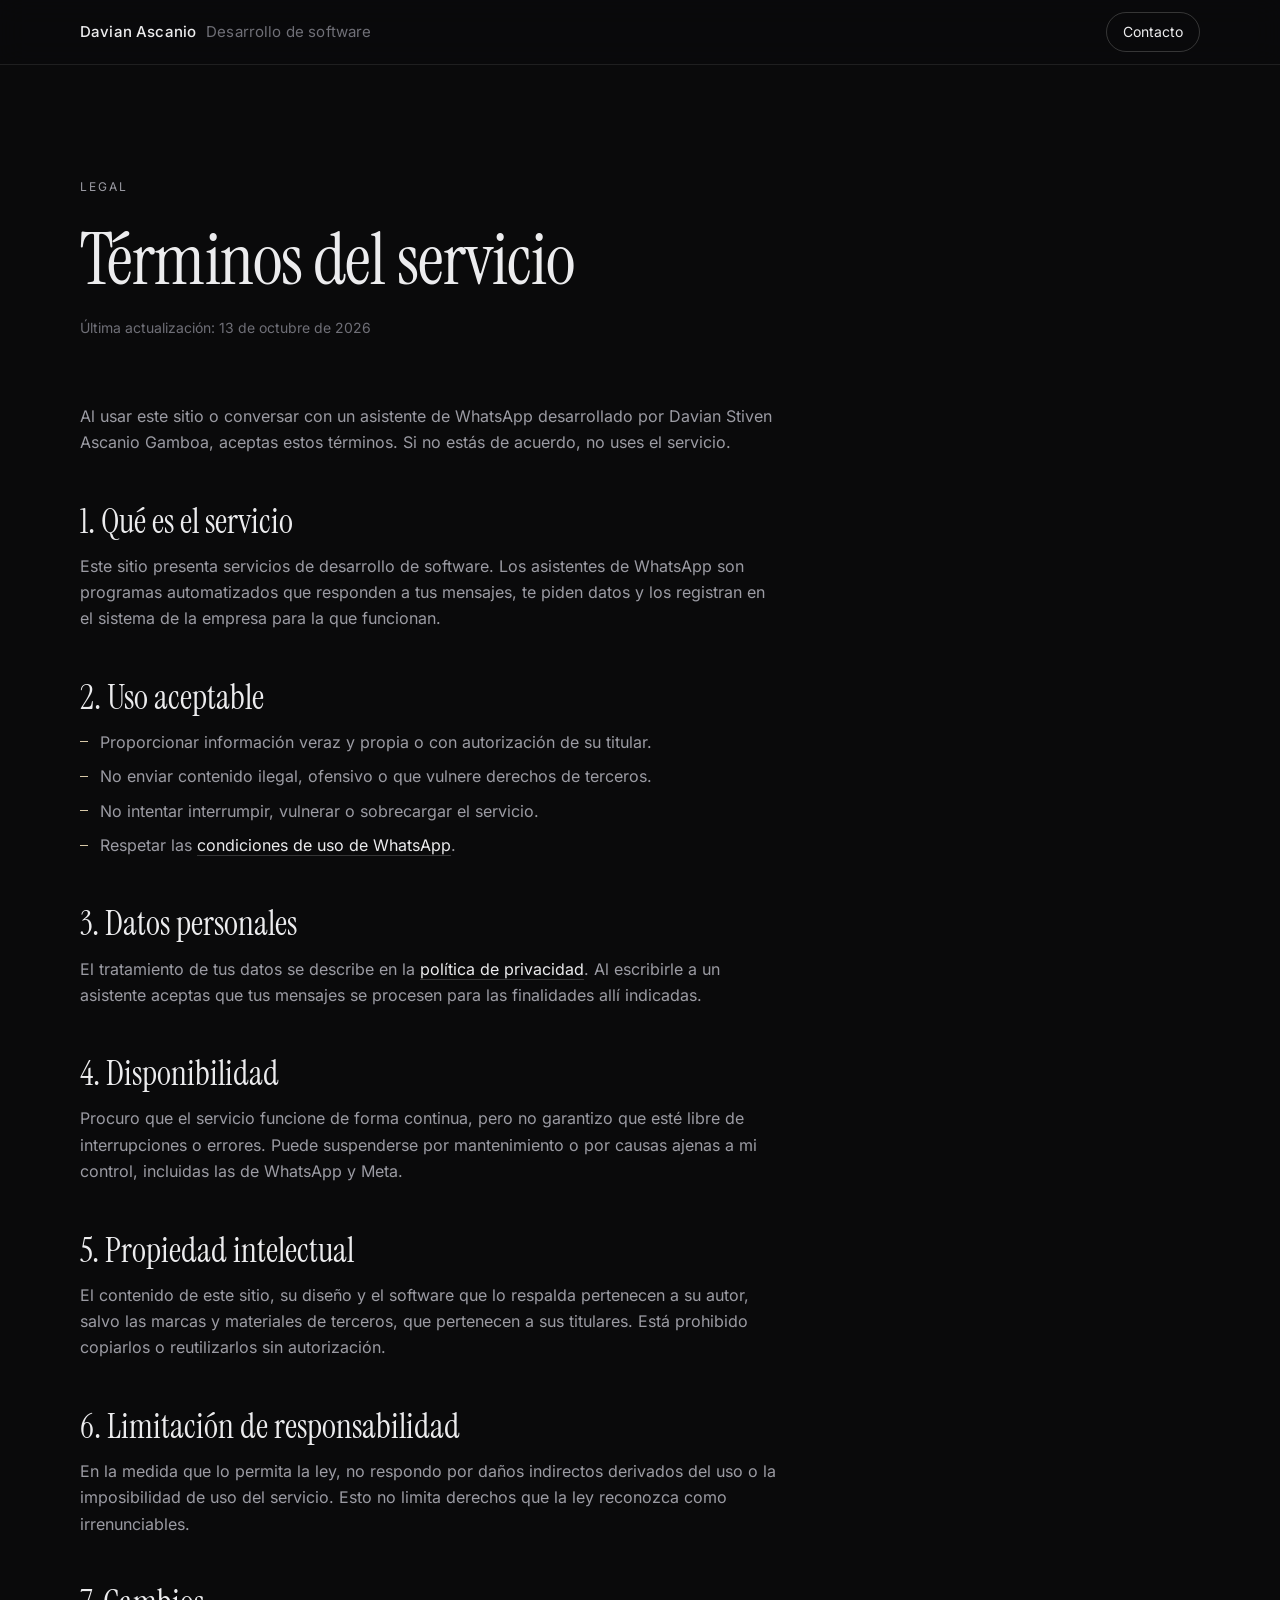
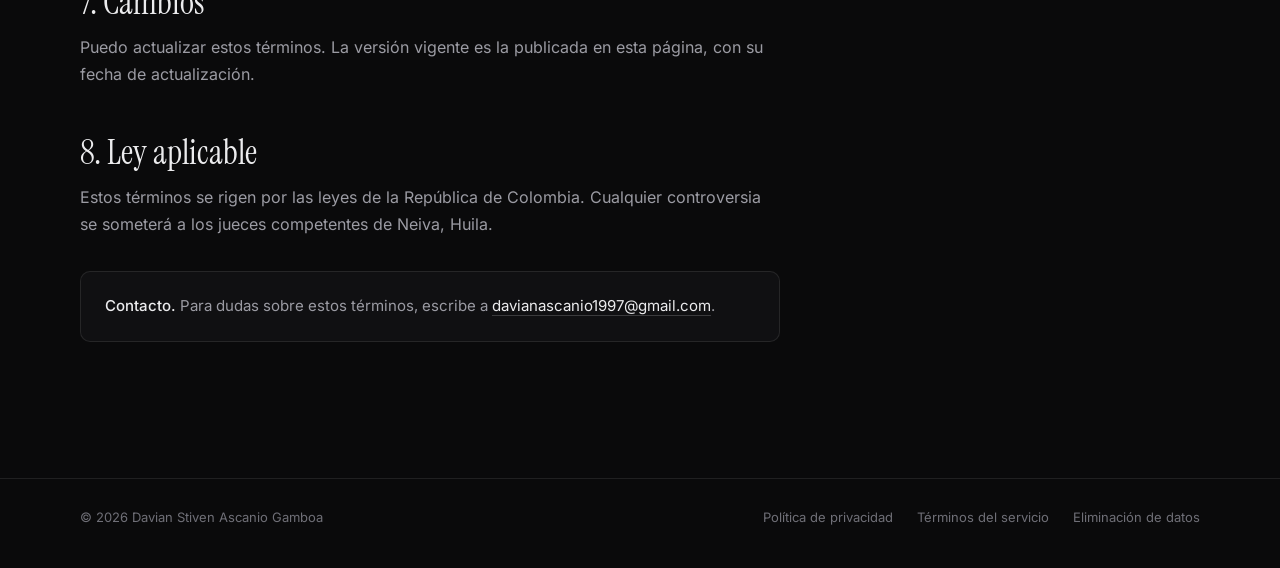
<file: terminos/index.html>
<!doctype html>
<html lang="es">
<head>
  <meta charset="utf-8">
  <meta name="viewport" content="width=device-width, initial-scale=1">
  <title>Términos del servicio — Davian Ascanio</title>
  <meta name="description" content="Condiciones de uso de este sitio y de los asistentes automatizados de WhatsApp de Davian Ascanio.">
  <meta name="theme-color" content="#0a0a0b">
  <link rel="canonical" href="https://davianascanio97.github.io/terminos/">
  <link rel="icon" href="../assets/favicon.svg" type="image/svg+xml">
  <link rel="preload" href="../assets/fonts/instrument-serif-400.woff2" as="font" type="font/woff2" crossorigin>
  <link rel="preload" href="../assets/fonts/inter-var.woff2" as="font" type="font/woff2" crossorigin>
  <link rel="stylesheet" href="../assets/css/style.css">
</head>
<body>
  <a class="skip" href="#contenido">Saltar al contenido</a>
  <header class="site-header">
    <div class="wrap">
      <a class="brand" href="../" aria-label="Davian Ascanio, inicio">Davian Ascanio <span>Desarrollo de software</span></a>
      <nav class="nav" aria-label="Principal"><a class="nav-cta" href="../#contacto">Contacto</a></nav>
    </div>
  </header>

  <main id="contenido" class="doc">
    <div class="wrap">
      <p class="eyebrow"><span>Legal</span></p>
      <h1>Términos del servicio</h1>
      <p class="updated">Última actualización: 13 de octubre de 2026</p>

      <div class="prose">
        <p>Al usar este sitio o conversar con un asistente de WhatsApp desarrollado por Davian Stiven Ascanio Gamboa, aceptas estos términos. Si no estás de acuerdo, no uses el servicio.</p>

        <h2>1. Qué es el servicio</h2>
        <p>Este sitio presenta servicios de desarrollo de software. Los asistentes de WhatsApp son programas automatizados que responden a tus mensajes, te piden datos y los registran en el sistema de la empresa para la que funcionan.</p>

        <h2>2. Uso aceptable</h2>
        <ul>
          <li>Proporcionar información veraz y propia o con autorización de su titular.</li>
          <li>No enviar contenido ilegal, ofensivo o que vulnere derechos de terceros.</li>
          <li>No intentar interrumpir, vulnerar o sobrecargar el servicio.</li>
          <li>Respetar las <a href="https://www.whatsapp.com/legal/terms-of-service" rel="noopener" target="_blank">condiciones de uso de WhatsApp</a>.</li>
        </ul>

        <h2>3. Datos personales</h2>
        <p>El tratamiento de tus datos se describe en la <a href="../privacidad/">política de privacidad</a>. Al escribirle a un asistente aceptas que tus mensajes se procesen para las finalidades allí indicadas.</p>

        <h2>4. Disponibilidad</h2>
        <p>Procuro que el servicio funcione de forma continua, pero no garantizo que esté libre de interrupciones o errores. Puede suspenderse por mantenimiento o por causas ajenas a mi control, incluidas las de WhatsApp y Meta.</p>

        <h2>5. Propiedad intelectual</h2>
        <p>El contenido de este sitio, su diseño y el software que lo respalda pertenecen a su autor, salvo las marcas y materiales de terceros, que pertenecen a sus titulares. Está prohibido copiarlos o reutilizarlos sin autorización.</p>

        <h2>6. Limitación de responsabilidad</h2>
        <p>En la medida que lo permita la ley, no respondo por daños indirectos derivados del uso o la imposibilidad de uso del servicio. Esto no limita derechos que la ley reconozca como irrenunciables.</p>

        <h2>7. Cambios</h2>
        <p>Puedo actualizar estos términos. La versión vigente es la publicada en esta página, con su fecha de actualización.</p>

        <h2>8. Ley aplicable</h2>
        <p>Estos términos se rigen por las leyes de la República de Colombia. Cualquier controversia se someterá a los jueces competentes de Neiva, Huila.</p>

        <div class="callout"><strong>Contacto.</strong> Para dudas sobre estos términos, escribe a <a href="mailto:davianascanio1997@gmail.com">davianascanio1997@gmail.com</a>.</div>
      </div>
    </div>
  </main>

  <footer class="site-footer">
    <div class="wrap">
      <p>© 2026 Davian Stiven Ascanio Gamboa</p>
      <nav aria-label="Legal"><a href="../privacidad/">Política de privacidad</a><a href="./">Términos del servicio</a><a href="../eliminar-datos/">Eliminación de datos</a></nav>
    </div>
  </footer>
</body>
</html>
</file>
<file: assets/css/style.css>
/* ---------- Fuentes (autoalojadas) ---------- */
@font-face {
  font-family: "Inter";
  src: url("../fonts/inter-var.woff2") format("woff2");
  font-weight: 400 600;
  font-style: normal;
  font-display: swap;
}
@font-face {
  font-family: "Instrument Serif";
  src: url("../fonts/instrument-serif-400.woff2") format("woff2");
  font-weight: 400;
  font-style: normal;
  font-display: swap;
}
@font-face {
  font-family: "Instrument Serif";
  src: url("../fonts/instrument-serif-400-italic.woff2") format("woff2");
  font-weight: 400;
  font-style: italic;
  font-display: swap;
}

/* ---------- Tokens ---------- */
:root {
  color-scheme: dark;
  --bg: #0a0a0b;
  --bg-raise: #101012;
  --line: rgba(255, 255, 255, 0.09);
  --line-strong: rgba(255, 255, 255, 0.18);
  --text: #ececee;
  --muted: #9b9ba3;
  --faint: #6f6f77;
  --accent: #d8c9a8;
  --serif: "Instrument Serif", "Times New Roman", Georgia, serif;
  --sans: "Inter", system-ui, -apple-system, "Segoe UI", Roboto, sans-serif;
  --maxw: 1120px;
  --gutter: clamp(20px, 4.5vw, 44px);
  --section: clamp(72px, 11vw, 136px);
}

/* ---------- Base ---------- */
*, *::before, *::after { box-sizing: border-box; }
html { scroll-behavior: smooth; -webkit-text-size-adjust: 100%; }
body {
  margin: 0;
  background: var(--bg);
  color: var(--text);
  font-family: var(--sans);
  font-size: 16px;
  line-height: 1.65;
  font-feature-settings: "cv11", "ss03";
  -webkit-font-smoothing: antialiased;
  text-rendering: optimizeLegibility;
}
img, svg { max-width: 100%; display: block; }
a { color: inherit; text-decoration: none; }
p { margin: 0; }
h1, h2, h3 { margin: 0; font-weight: 400; }
ul { margin: 0; padding: 0; list-style: none; }
::selection { background: var(--accent); color: #0a0a0b; }

:focus-visible { outline: 2px solid var(--accent); outline-offset: 4px; border-radius: 2px; }

.skip {
  position: absolute; left: var(--gutter); top: -60px; z-index: 100;
  background: var(--text); color: var(--bg); padding: 10px 16px; border-radius: 4px; font-size: 14px;
}
.skip:focus { top: 12px; }

.wrap { width: min(var(--maxw), 100% - var(--gutter) * 2); margin-inline: auto; }

/* ---------- Header ---------- */
.site-header {
  position: sticky; top: 0; z-index: 50;
  background: rgba(10, 10, 11, 0.82);
  -webkit-backdrop-filter: saturate(140%) blur(14px);
  backdrop-filter: saturate(140%) blur(14px);
  border-bottom: 1px solid var(--line);
}
.site-header .wrap { display: flex; align-items: center; justify-content: space-between; height: 64px; }
.brand { font-size: 15px; font-weight: 500; letter-spacing: 0.01em; display: inline-flex; align-items: baseline; gap: 10px; }
.brand span { color: var(--faint); font-weight: 400; }
.nav { display: flex; align-items: center; gap: 30px; font-size: 14px; color: var(--muted); }
.nav a { transition: color 0.2s ease; }
.nav a:hover { color: var(--text); }
.nav .nav-cta {
  color: var(--text); border: 1px solid var(--line-strong); padding: 7px 16px; border-radius: 999px;
  transition: background 0.2s ease, border-color 0.2s ease, color 0.2s ease;
}
.nav .nav-cta:hover { background: var(--text); color: var(--bg); border-color: var(--text); }

/* ---------- Hero ---------- */
.hero { padding: clamp(72px, 12vw, 148px) 0 clamp(56px, 8vw, 96px); }
.eyebrow {
  font-size: 12px; letter-spacing: 0.16em; text-transform: uppercase; color: var(--muted);
  display: flex; flex-wrap: wrap; gap: 6px 18px; margin-bottom: clamp(28px, 4vw, 44px);
}
.eyebrow i { font-style: normal; color: var(--faint); }
.hero h1 {
  font-family: var(--serif);
  font-size: clamp(46px, 8.2vw, 104px);
  line-height: 1.01;
  letter-spacing: -0.015em;
  max-width: 18ch;
}
.hero h1 em { font-style: italic; color: var(--accent); }
.lede { margin-top: clamp(26px, 3.5vw, 40px); max-width: 54ch; font-size: clamp(17px, 1.6vw, 20px); color: var(--muted); line-height: 1.6; }
.actions { margin-top: clamp(30px, 4vw, 44px); display: flex; flex-wrap: wrap; align-items: center; gap: 14px 26px; }
.btn {
  display: inline-flex; align-items: center; gap: 10px; font-size: 15px; font-weight: 500;
  background: var(--text); color: var(--bg); padding: 13px 24px; border-radius: 999px;
  transition: background 0.2s ease, transform 0.2s ease;
}
.btn:hover { background: #ffffff; transform: translateY(-1px); }
.link-quiet { font-size: 15px; color: var(--muted); border-bottom: 1px solid var(--line-strong); padding-bottom: 2px; transition: color 0.2s ease, border-color 0.2s ease; }
.link-quiet:hover { color: var(--text); border-color: var(--text); }

.stats {
  margin-top: clamp(64px, 9vw, 116px);
  display: grid; grid-template-columns: repeat(4, 1fr);
  border-top: 1px solid var(--line);
}
.stat { padding: 28px 24px 4px 0; }
.stat + .stat { padding-left: 24px; border-left: 1px solid var(--line); }
.stat b { display: block; font-family: var(--serif); font-weight: 400; font-size: clamp(38px, 5vw, 60px); line-height: 1; letter-spacing: -0.01em; }
.stat span { display: block; margin-top: 12px; font-size: 13px; line-height: 1.5; color: var(--muted); max-width: 22ch; }

/* ---------- Secciones ---------- */
.section { padding: var(--section) 0 0; }
.section:last-of-type { padding-bottom: var(--section); }
.section-head { display: grid; grid-template-columns: 200px 1fr; gap: 24px; align-items: baseline; padding-bottom: clamp(32px, 5vw, 56px); }
.section-label { font-size: 12px; letter-spacing: 0.16em; text-transform: uppercase; color: var(--faint); }
.section-label b { color: var(--accent); font-weight: 500; margin-right: 10px; }
.section h2 { font-family: var(--serif); font-size: clamp(34px, 4.6vw, 58px); line-height: 1.06; letter-spacing: -0.01em; max-width: 20ch; }
.section h2 em { font-style: italic; color: var(--muted); }

/* Filas (servicios / experiencia) */
.rows { border-top: 1px solid var(--line); }
.row {
  display: grid; grid-template-columns: 200px 1fr 1fr; gap: 24px;
  padding: 30px 0; border-bottom: 1px solid var(--line);
  transition: background 0.25s ease;
}
.row:hover { background: linear-gradient(90deg, rgba(255,255,255,0.018), transparent 70%); }
.row-key { font-size: 13px; color: var(--faint); padding-top: 6px; font-variant-numeric: tabular-nums; }
.row h3 { font-family: var(--serif); font-size: clamp(25px, 2.6vw, 32px); line-height: 1.15; letter-spacing: -0.005em; }
.row-desc { color: var(--muted); font-size: 15.5px; max-width: 46ch; }
.row-meta { margin-top: 10px; font-size: 13px; color: var(--faint); }
.tags { display: flex; flex-wrap: wrap; gap: 6px 8px; align-content: flex-start; justify-content: flex-end; padding-top: 4px; }
.tags li { font-size: 12.5px; color: var(--muted); border: 1px solid var(--line); border-radius: 999px; padding: 4px 12px; white-space: nowrap; }

/* Proyectos */
.projects { display: grid; grid-template-columns: 1fr 1fr; border-top: 1px solid var(--line); }
.project { padding: 36px 36px 40px 0; border-bottom: 1px solid var(--line); }
.project:nth-child(even) { padding: 36px 0 40px 36px; border-left: 1px solid var(--line); }
.project .kind { font-size: 12px; letter-spacing: 0.14em; text-transform: uppercase; color: var(--faint); }
.project h3 { margin-top: 14px; font-family: var(--serif); font-size: clamp(28px, 3vw, 38px); line-height: 1.1; }
.project p { margin-top: 14px; color: var(--muted); font-size: 15.5px; max-width: 48ch; }
.project .stack { margin-top: 18px; font-size: 13px; color: var(--faint); }
.project .out { display: inline-flex; gap: 8px; align-items: center; margin-top: 18px; font-size: 14px; color: var(--accent); border-bottom: 1px solid transparent; transition: border-color 0.2s ease; }
.project .out:hover { border-color: var(--accent); }

/* Experiencia */
.exp .row-key { color: var(--muted); }
.exp h3 { font-size: clamp(23px, 2.3vw, 28px); }
.exp .row-desc { max-width: 52ch; }

/* Stack */
.stack-grid { border-top: 1px solid var(--line); }
.stack-row { display: grid; grid-template-columns: 200px 1fr; gap: 24px; padding: 22px 0; border-bottom: 1px solid var(--line); }
.stack-row dt { font-size: 13px; color: var(--faint); padding-top: 3px; }
.stack-row dd { margin: 0; font-size: 16px; color: var(--text); line-height: 1.8; }
.stack-row dd span { color: var(--muted); }
.stack-row dd span:not(:last-child)::after { content: "·"; margin: 0 12px; color: var(--faint); }
.certs { margin-top: 28px; font-size: 14px; color: var(--muted); max-width: 80ch; }
.certs b { font-weight: 500; color: var(--text); margin-right: 8px; }

/* Contacto */
.contact { border-top: 1px solid var(--line); padding-top: clamp(40px, 6vw, 72px); display: grid; grid-template-columns: 1.4fr 1fr; gap: 40px; }
.contact-mail { font-family: var(--serif); font-size: clamp(30px, 5.2vw, 66px); line-height: 1.1; letter-spacing: -0.01em; word-break: break-word; }
.contact-mail a { border-bottom: 1px solid var(--line-strong); transition: border-color 0.2s ease, color 0.2s ease; }
.contact-mail a:hover { border-color: var(--accent); color: var(--accent); }
.contact-note { margin-top: 22px; color: var(--muted); max-width: 44ch; }
.contact-list { align-self: end; }
.contact-list li { display: flex; justify-content: space-between; gap: 20px; padding: 14px 0; border-bottom: 1px solid var(--line); font-size: 15px; }
.contact-list li:first-child { border-top: 1px solid var(--line); }
.contact-list span { color: var(--faint); }
.contact-list a { transition: color 0.2s ease; }
.contact-list a:hover { color: var(--accent); }

/* Footer */
.site-footer { border-top: 1px solid var(--line); padding: 28px 0 40px; font-size: 13px; color: var(--faint); }
.site-footer .wrap { display: flex; flex-wrap: wrap; justify-content: space-between; gap: 14px 28px; }
.site-footer nav { display: flex; flex-wrap: wrap; gap: 8px 24px; }
.site-footer a:hover { color: var(--text); }

/* ---------- Páginas legales ---------- */
.doc { padding: clamp(56px, 9vw, 112px) 0 var(--section); }
.doc .eyebrow { margin-bottom: 26px; }
.doc h1 { font-family: var(--serif); font-size: clamp(40px, 6vw, 72px); line-height: 1.04; letter-spacing: -0.012em; max-width: 16ch; }
.doc .updated { margin-top: 18px; color: var(--faint); font-size: 14px; }
.prose { margin-top: clamp(36px, 5vw, 64px); max-width: 70ch; }
.prose h2 { font-family: var(--serif); font-size: clamp(26px, 3vw, 34px); line-height: 1.15; margin: 46px 0 12px; }
.prose p, .prose li { color: var(--muted); font-size: 16px; }
.prose p + p { margin-top: 14px; }
.prose ul { margin-top: 12px; display: grid; gap: 8px; }
.prose li { position: relative; padding-left: 20px; }
.prose li::before { content: ""; position: absolute; left: 0; top: 0.78em; width: 8px; height: 1px; background: var(--accent); }
.prose a { color: var(--text); border-bottom: 1px solid var(--line-strong); transition: border-color 0.2s ease; }
.prose a:hover { border-color: var(--accent); }
.prose strong { color: var(--text); font-weight: 500; }
.callout { margin-top: 34px; padding: 22px 24px; border: 1px solid var(--line); border-radius: 10px; background: var(--bg-raise); color: var(--muted); font-size: 15px; }
.callout strong { color: var(--text); }

/* ---------- Animación de entrada (solo CSS) ---------- */
/* El contenido es visible por defecto; la animación solo lo desplaza desde un estado inicial. */
@media (prefers-reduced-motion: no-preference) {
  .hero .eyebrow, .hero h1, .hero .lede, .hero .actions, .hero .stats {
    animation: rise 0.8s cubic-bezier(0.2, 0.7, 0.2, 1) both;
  }
  .hero .eyebrow { animation-delay: 0.05s; }
  .hero h1 { animation-delay: 0.14s; }
  .hero .lede { animation-delay: 0.26s; }
  .hero .actions { animation-delay: 0.36s; }
  .hero .stats { animation-delay: 0.5s; }
  @keyframes rise { from { opacity: 0; transform: translateY(14px); } to { opacity: 1; transform: none; } }
}
@media (prefers-reduced-motion: reduce) { html { scroll-behavior: auto; } }

/* ---------- Responsive ---------- */
@media (max-width: 980px) {
  .row { grid-template-columns: 120px 1fr; }
  .row .tags { grid-column: 2; justify-content: flex-start; padding-top: 0; }
  .section-head { grid-template-columns: 1fr; gap: 14px; }
  .stack-row { grid-template-columns: 120px 1fr; }
  .contact { grid-template-columns: 1fr; }
}
@media (max-width: 720px) {
  .eyebrow i { display: none; }
  .nav a:not(.nav-cta) { display: none; }
  .brand span { display: none; }
  .stats { grid-template-columns: 1fr 1fr; }
  .stat:nth-child(3) { padding-left: 0; border-left: 0; }
  .stat:nth-child(n + 3) { border-top: 1px solid var(--line); margin-top: 28px; }
  .row { grid-template-columns: 1fr; gap: 10px; padding: 26px 0; }
  .row .tags { grid-column: 1; }
  .row-key { padding-top: 0; }
  .projects { grid-template-columns: 1fr; }
  .project, .project:nth-child(even) { padding: 30px 0 34px; border-left: 0; }
  .stack-row { grid-template-columns: 1fr; gap: 6px; }
}
</file>
